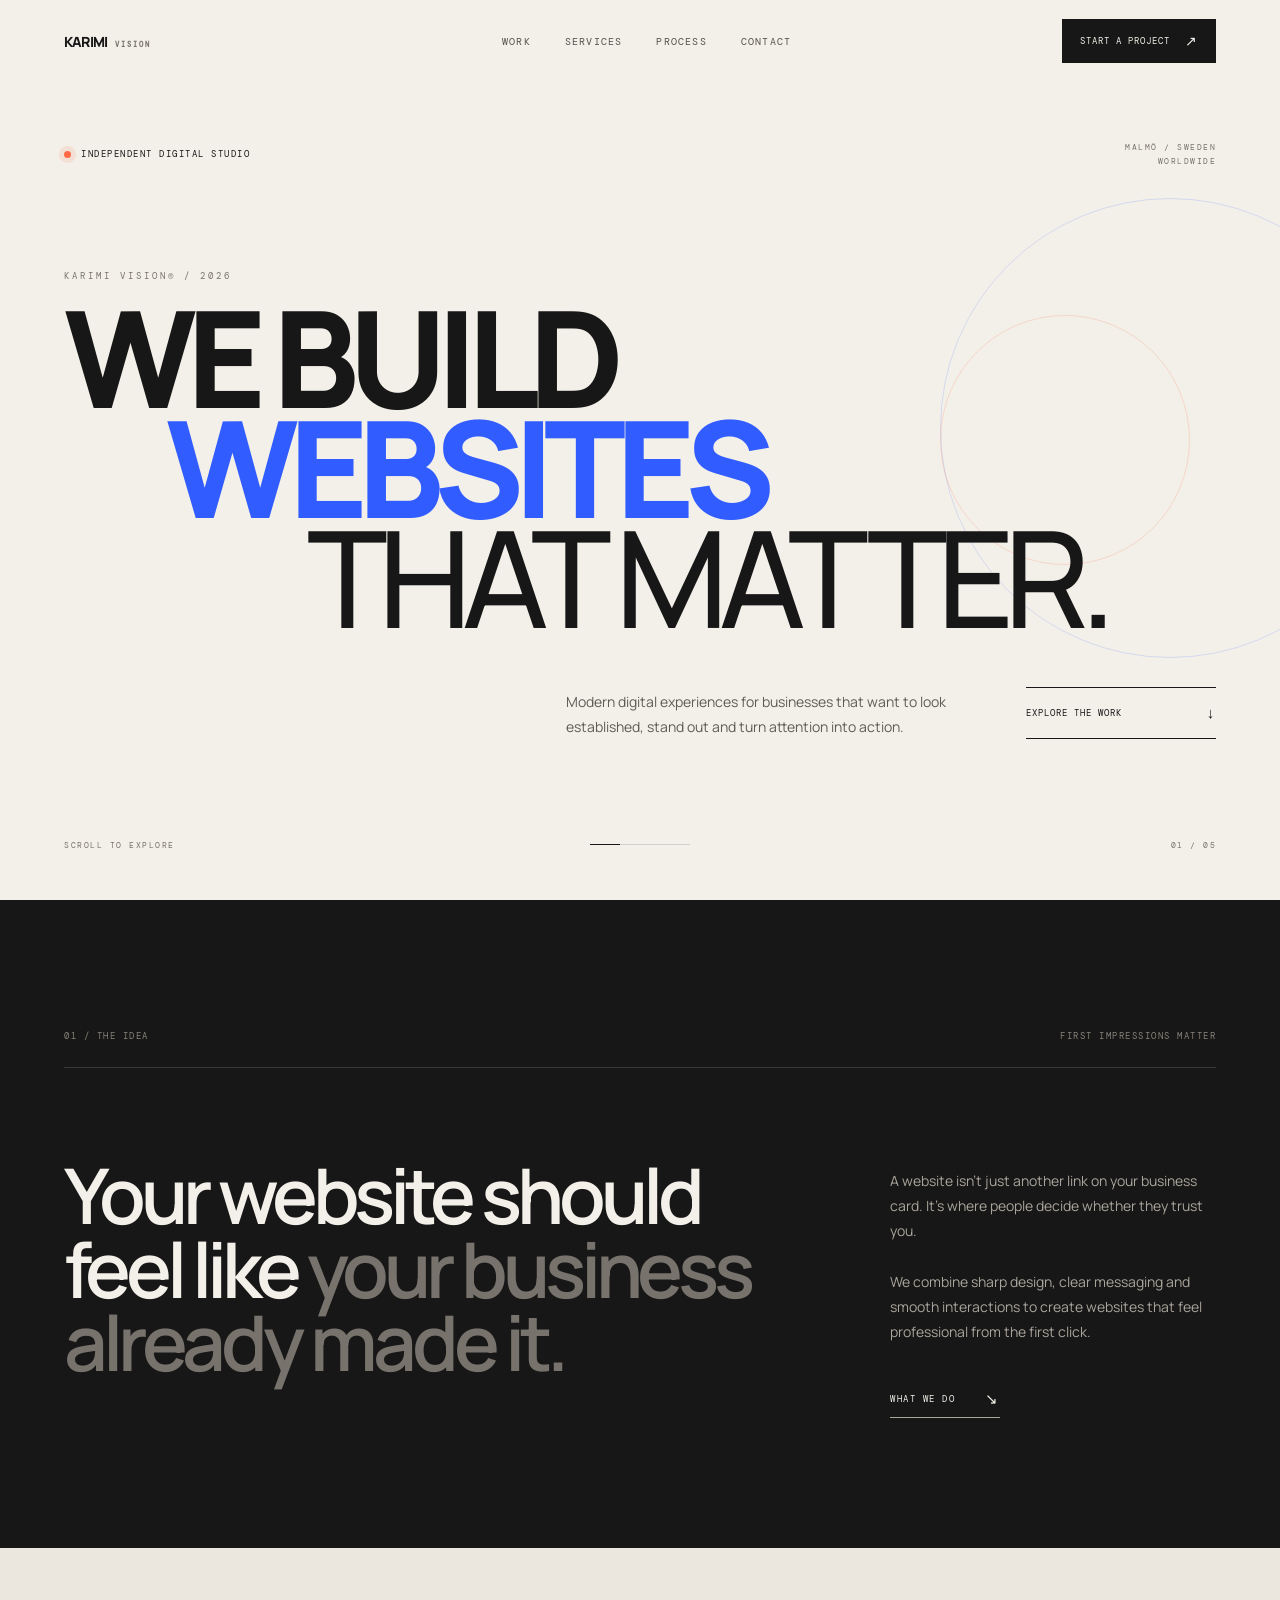
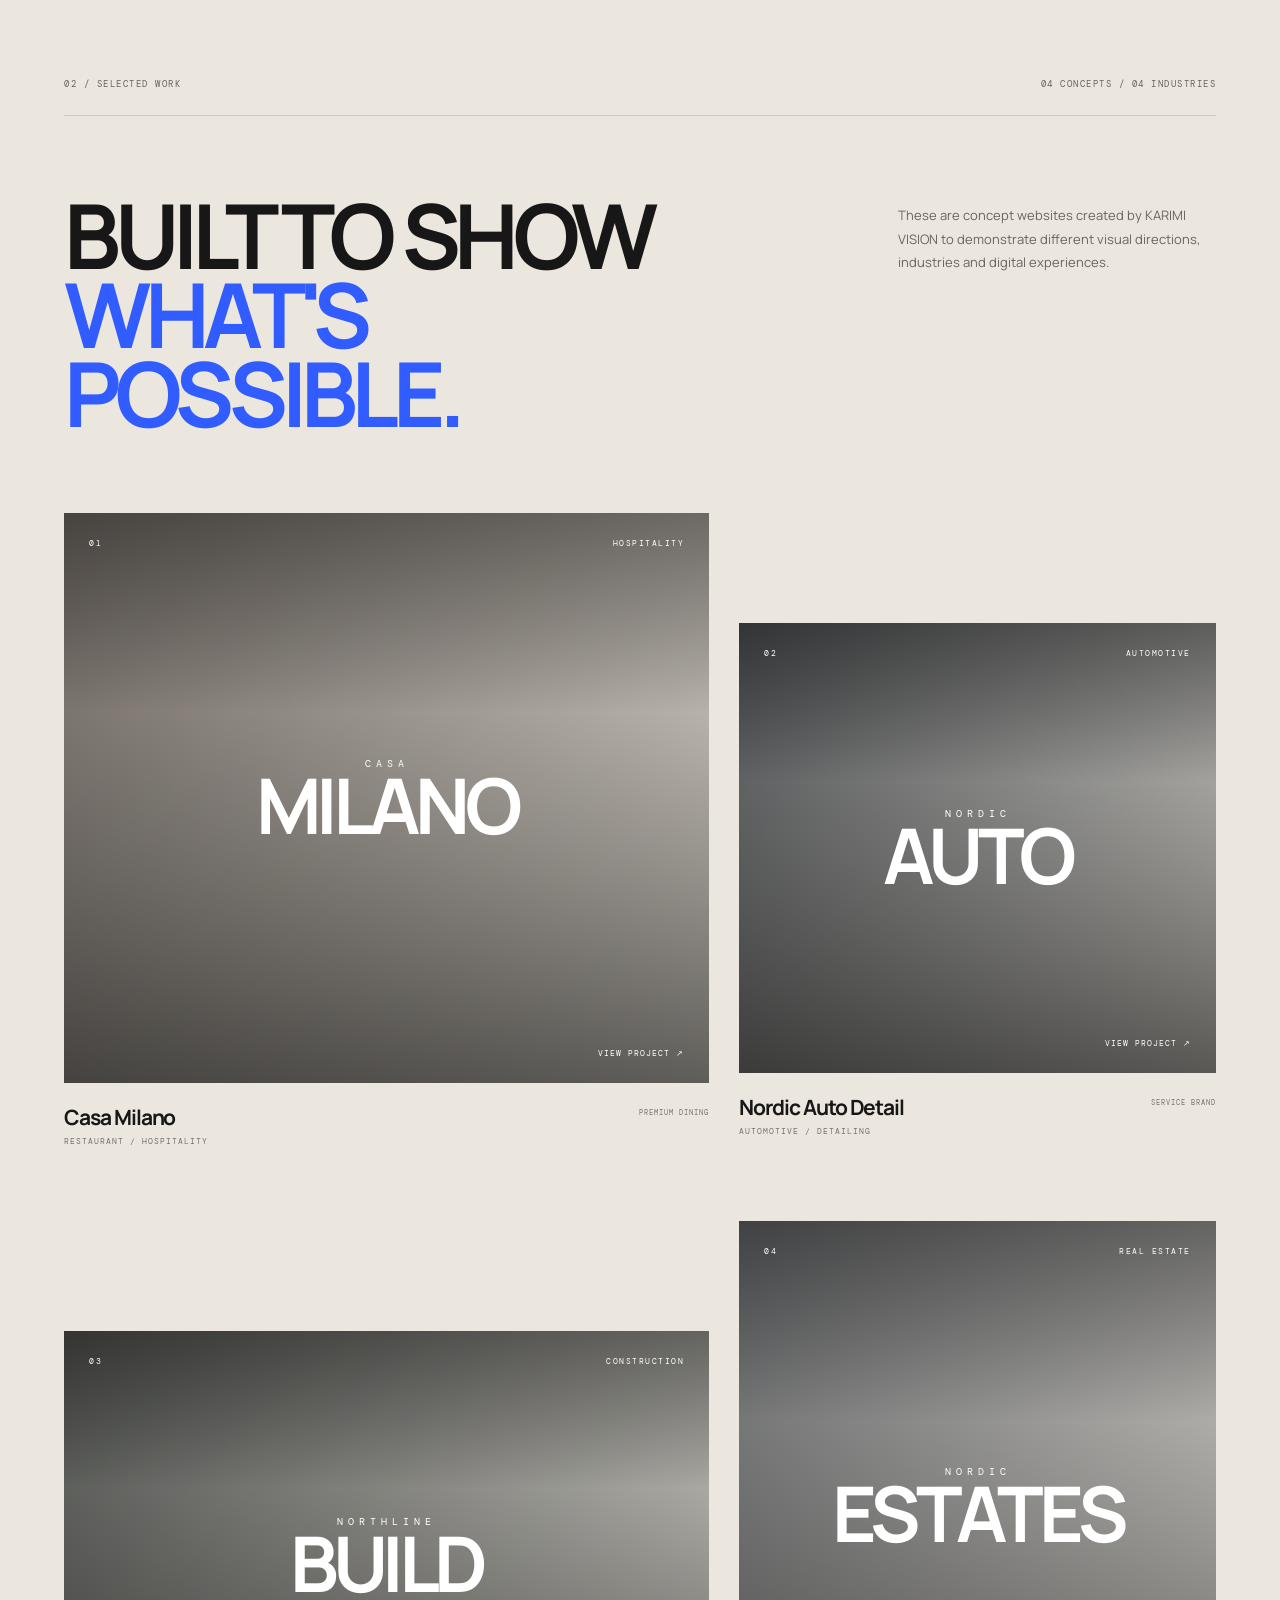
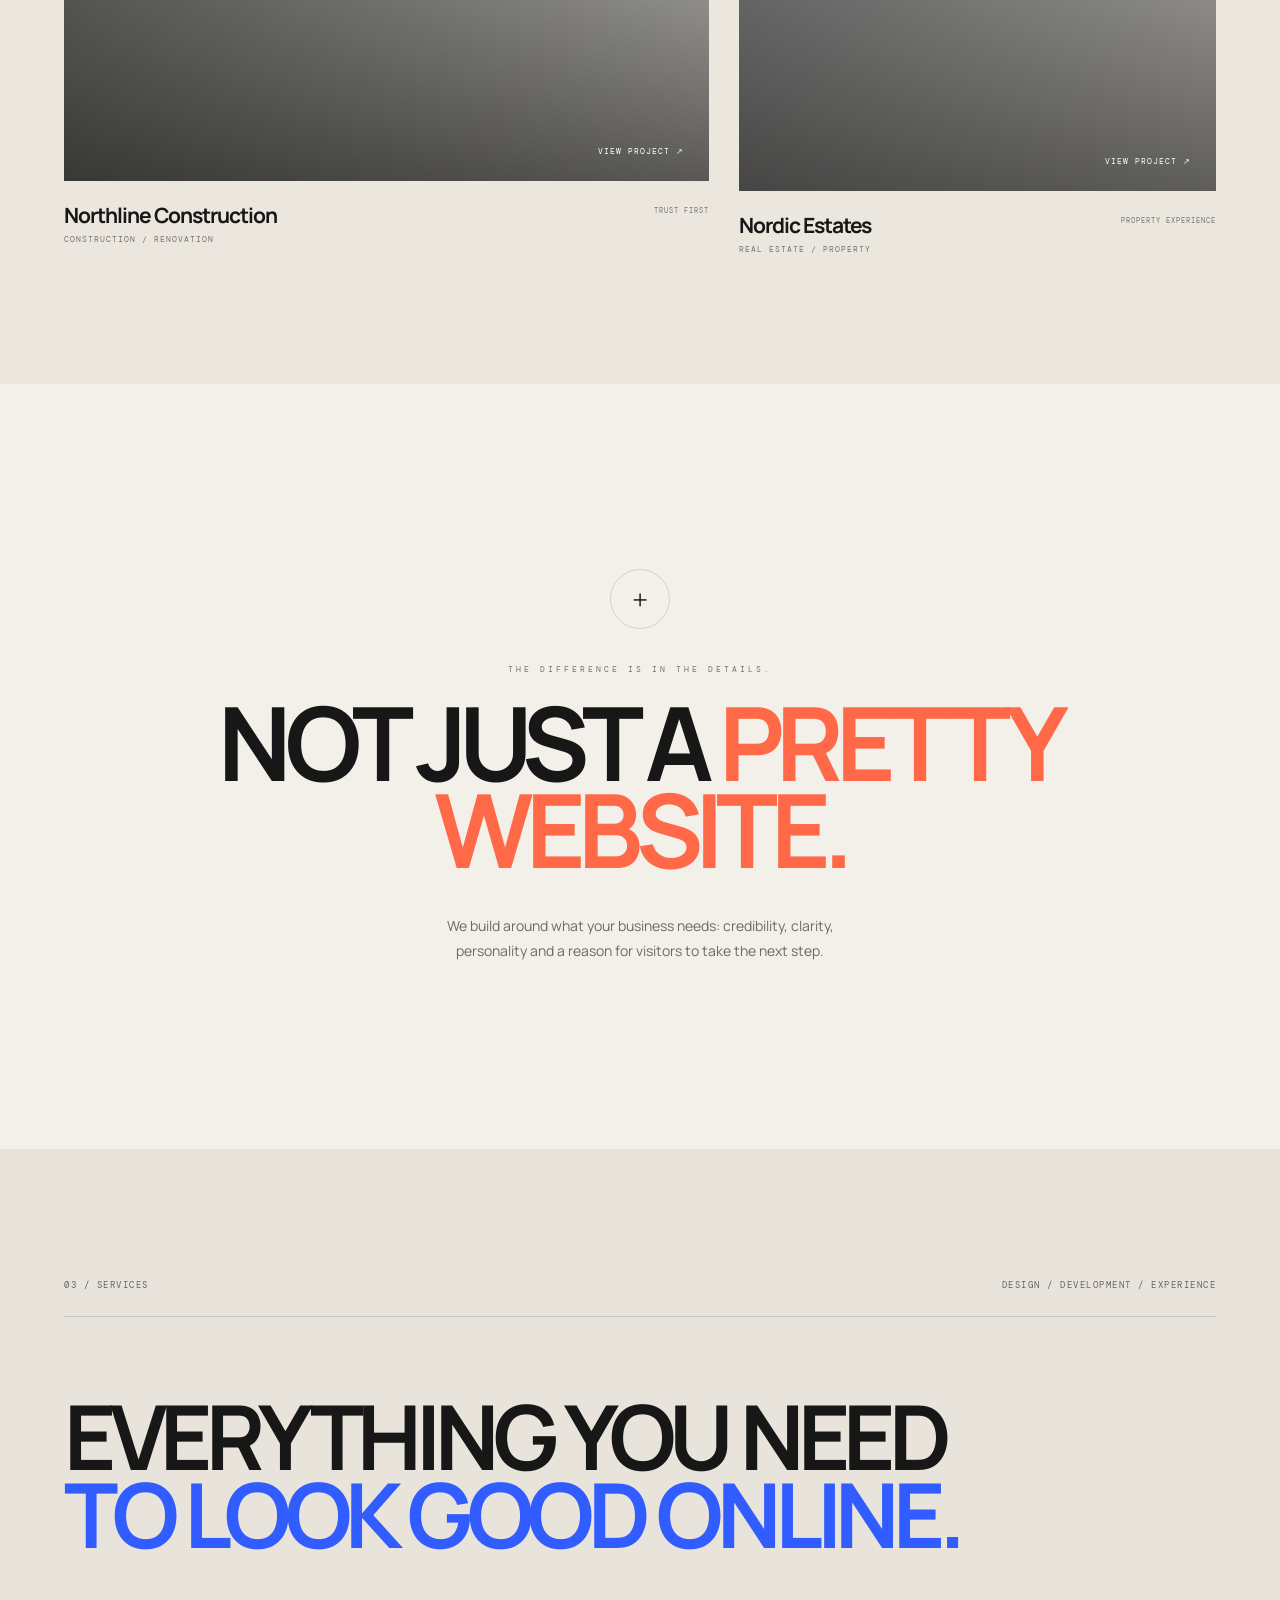
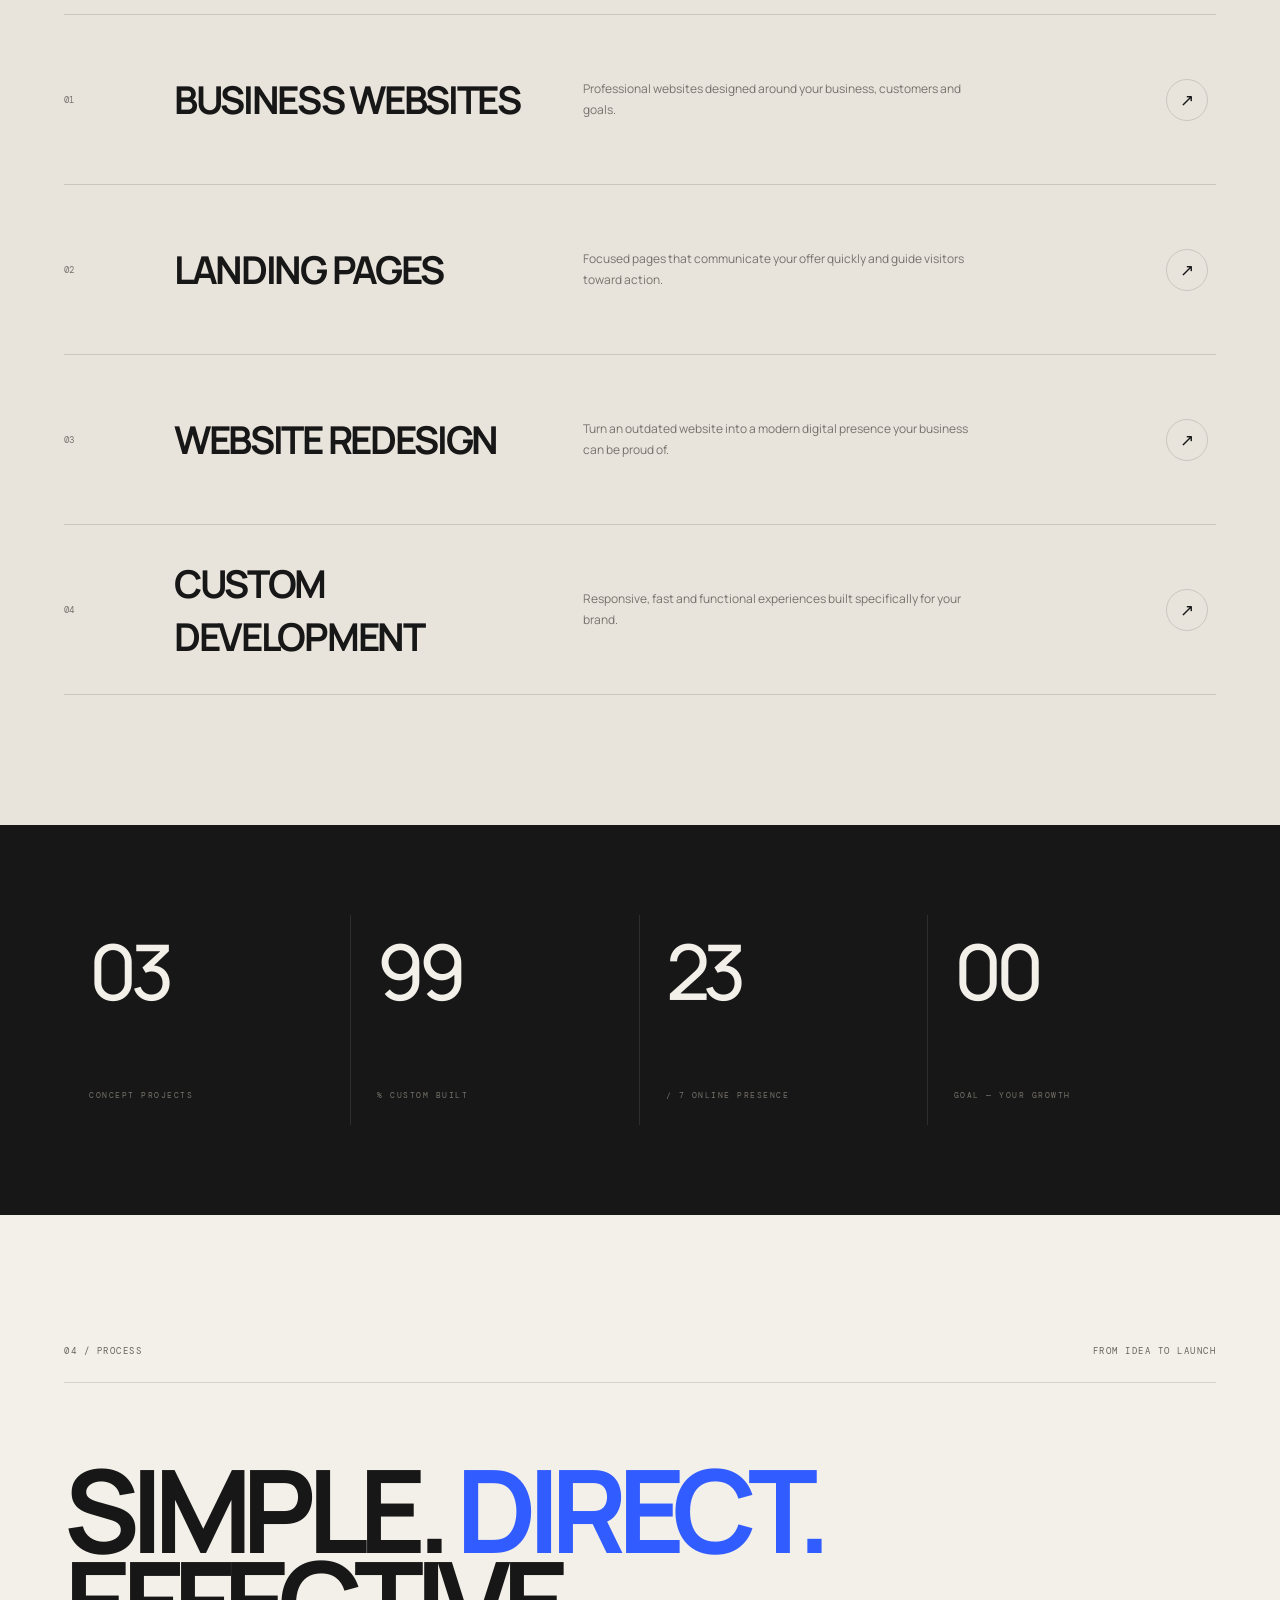
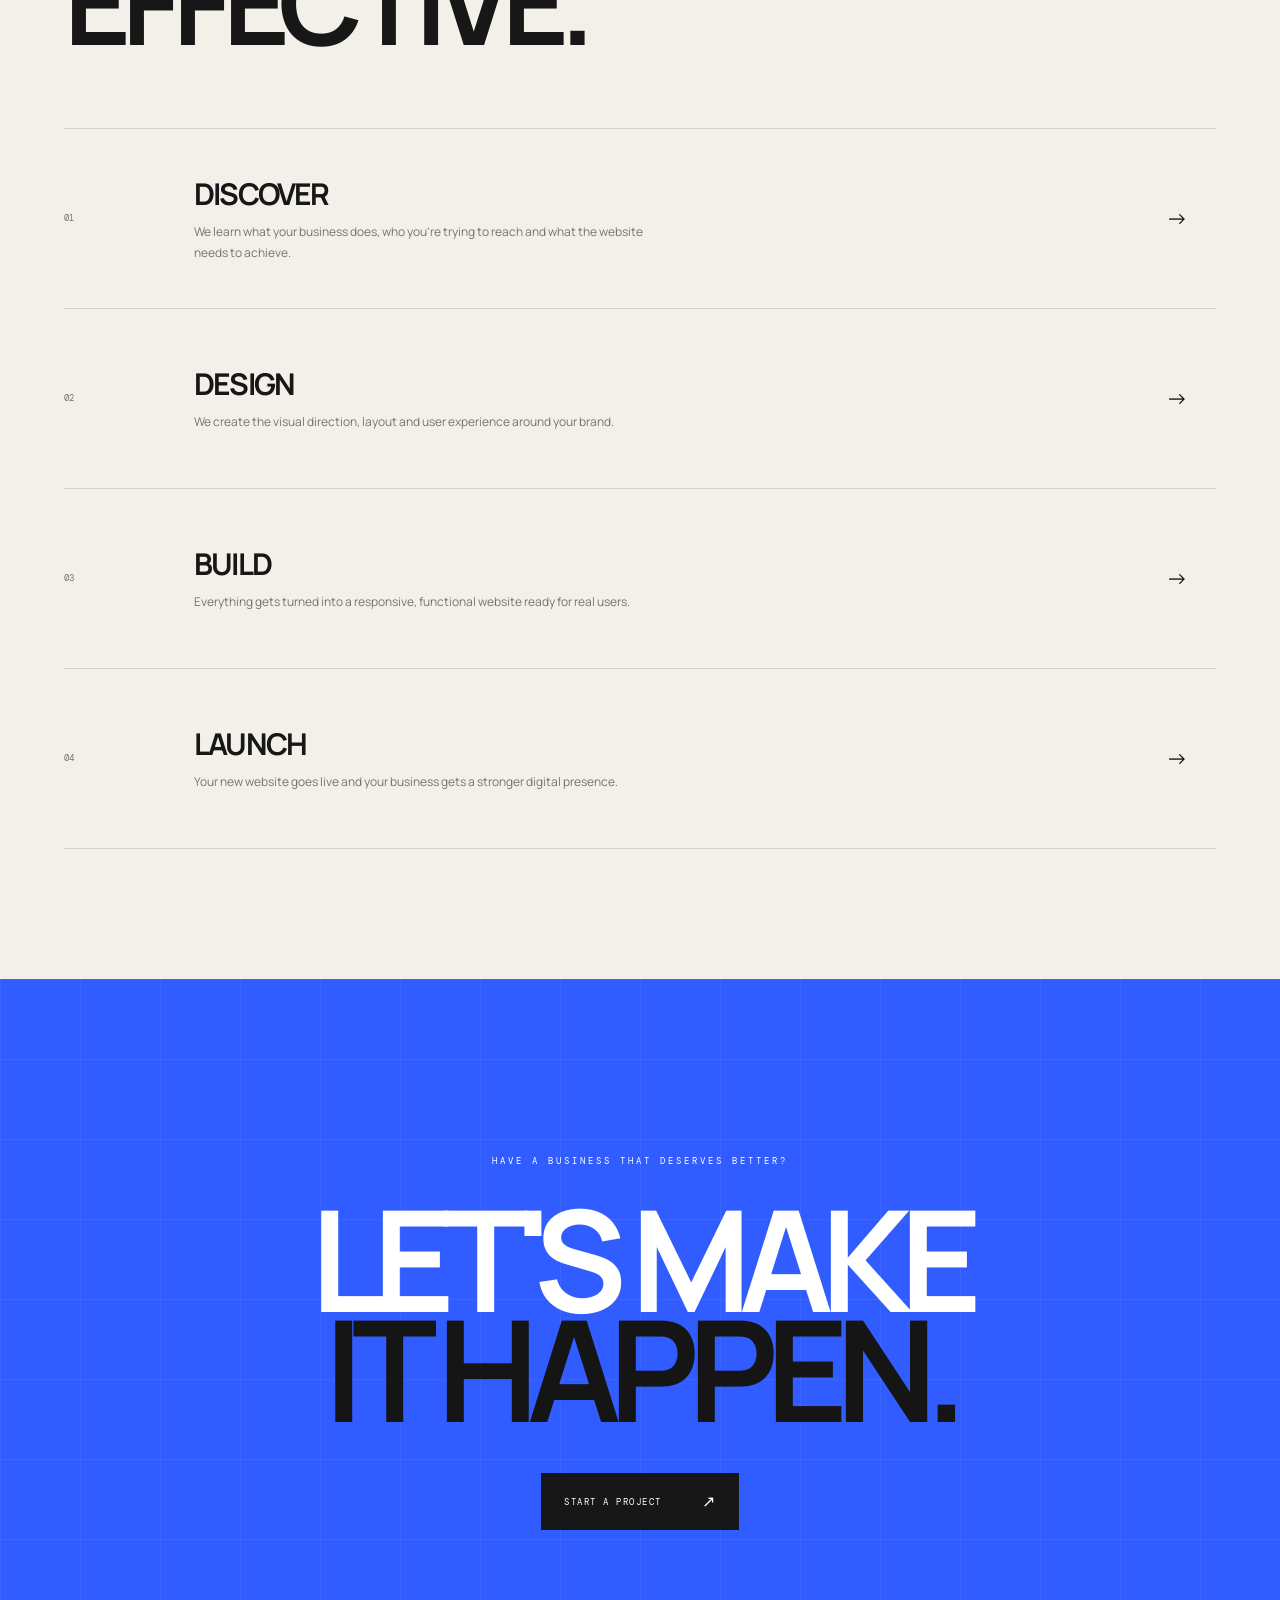
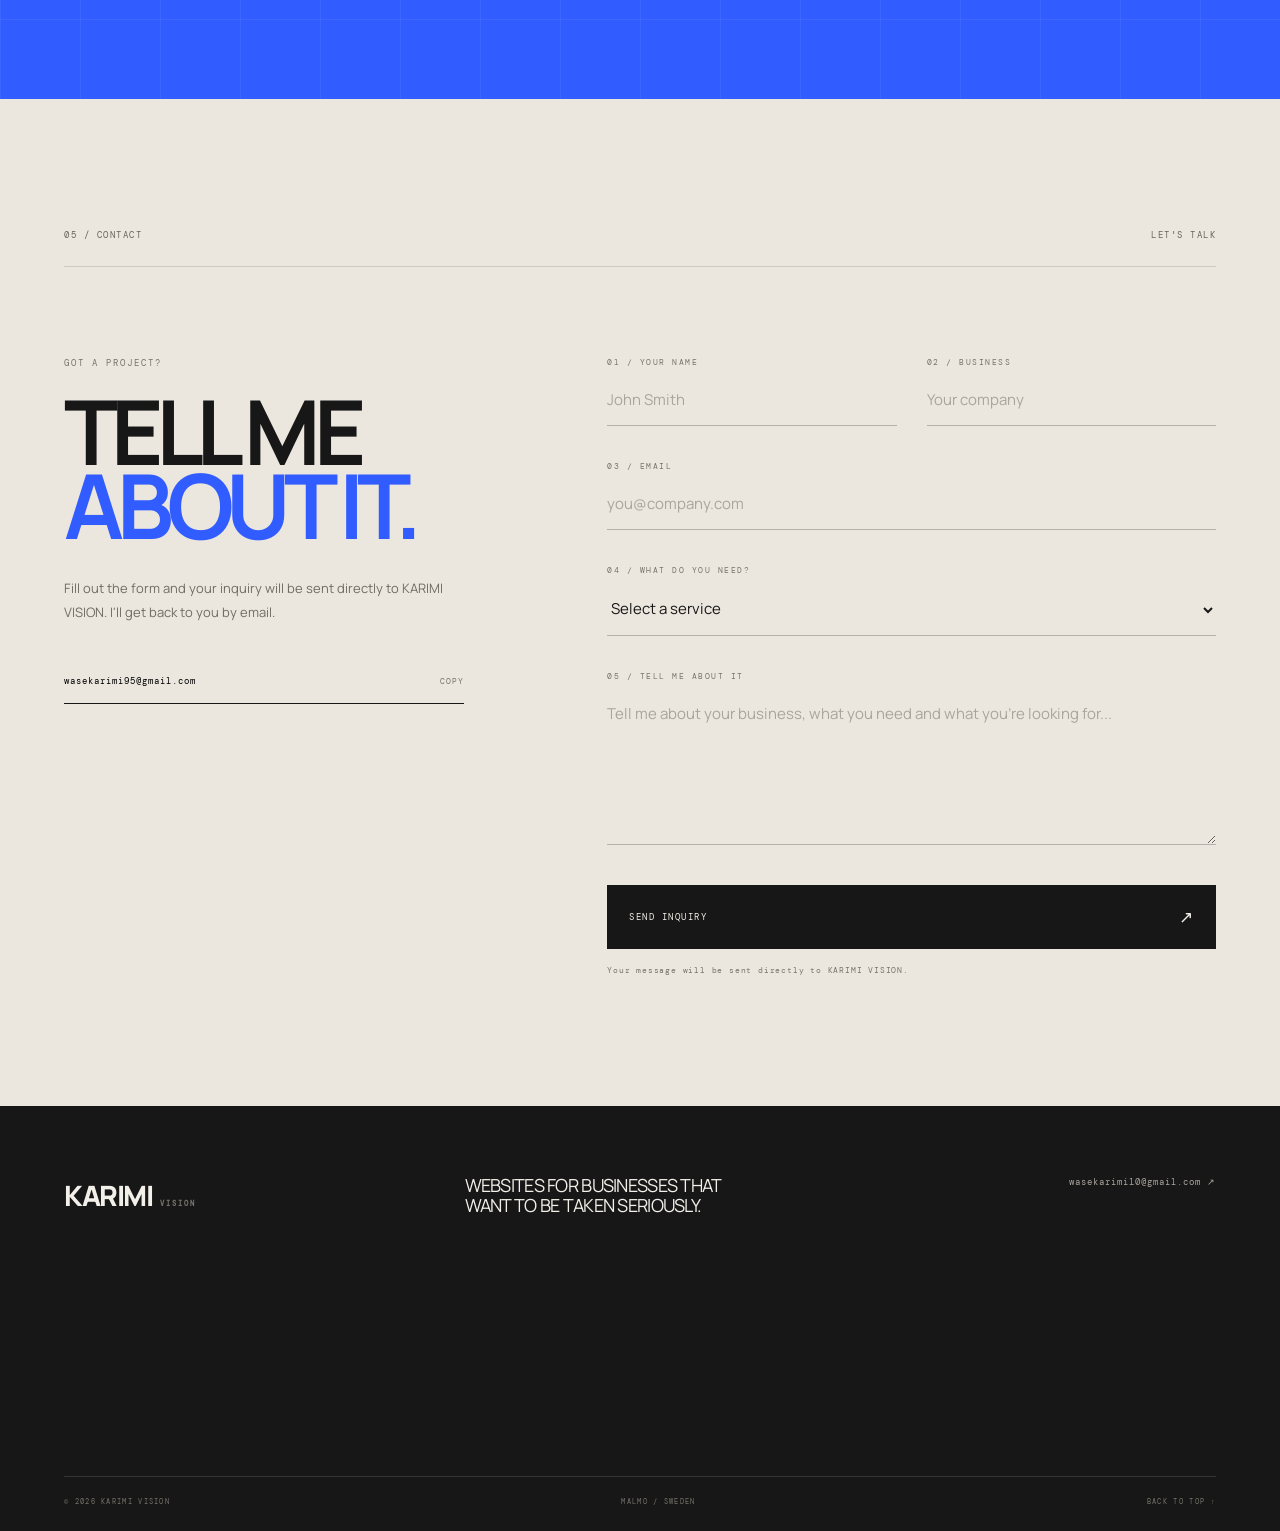
<file: index.html>
<!DOCTYPE html>
<html lang="en">

<head>
    <meta charset="UTF-8">
    <meta name="viewport" content="width=device-width, initial-scale=1.0">

    <title>KARIMI VISION — Digital Experiences</title>

    <meta name="description"
        content="KARIMI VISION creates modern, high-converting websites for businesses that want to stand out.">

    <!-- GOOGLE SEARCH CONSOLE VERIFICATION -->
    <meta name="google-site-verification" content="DIN_KOD_HÄR">

    <link rel="preconnect" href="https://fonts.googleapis.com">
    <link rel="preconnect" href="https://fonts.gstatic.com" crossorigin>

    <link
        href="https://fonts.googleapis.com/css2?family=DM+Mono:wght@400;500&family=Manrope:wght@400;500;600;700;800&display=swap"
        rel="stylesheet">

    <link rel="stylesheet" href="style.css">
</head>

<body>

    <!-- =========================
         NAVIGATION
    ========================== -->

    <header class="nav" id="nav">

        <a href="#home" class="brand">
            <span>KARIMI</span>
            <small>VISION</small>
        </a>

        <nav class="desktop-nav">
            <a href="#work">Work</a>
            <a href="#services">Services</a>
            <a href="#process">Process</a>
            <a href="#contact">Contact</a>
        </nav>

        <a href="#contact" class="nav-button">
            Start a project
            <span>↗</span>
        </a>

        <button class="menu-button" id="menuButton" type="button" aria-label="Open navigation" aria-expanded="false">
            <span></span>
            <span></span>
        </button>

    </header>


    <!-- =========================
         MOBILE NAV
    ========================== -->

    <div class="mobile-nav" id="mobileNav">

        <div class="mobile-nav-inner">

            <div class="mobile-label">
                KARIMI VISION
            </div>

            <a href="#work">WORK <span>01</span></a>
            <a href="#services">SERVICES <span>02</span></a>
            <a href="#process">PROCESS <span>03</span></a>
            <a href="#contact">CONTACT <span>04</span></a>

        </div>

    </div>


    <main>

        <!-- =========================
             HERO
        ========================== -->

        <section class="hero" id="home">

            <div class="hero-grid"></div>

            <div class="hero-top">

                <div class="eyebrow">
                    <span class="live-dot"></span>
                    INDEPENDENT DIGITAL STUDIO
                </div>

                <div class="hero-meta">
                    MALMÖ / SWEDEN<br>
                    WORLDWIDE
                </div>

            </div>


            <div class="hero-main">

                <div class="hero-kicker">
                    KARIMI VISION® / 2026
                </div>

                <h1>
                    WE BUILD
                    <span>WEBSITES</span>
                    <i>THAT MATTER.</i>
                </h1>

                <div class="hero-bottom">

                    <p>
                        Modern digital experiences for businesses
                        that want to look established, stand out
                        and turn attention into action.
                    </p>

                    <a href="#work" class="hero-link">
                        <span>EXPLORE THE WORK</span>
                        <b>↓</b>
                    </a>

                </div>

            </div>


            <div class="hero-orbit orbit-one"></div>
            <div class="hero-orbit orbit-two"></div>

            <div class="hero-footer">

                <span>SCROLL TO EXPLORE</span>

                <div class="scroll-line">
                    <span></span>
                </div>

                <span>01 / 05</span>

            </div>

        </section>


        <!-- =========================
             INTRO
        ========================== -->

        <section class="intro section">

            <div class="section-top">

                <span>01 / THE IDEA</span>

                <span>FIRST IMPRESSIONS MATTER</span>

            </div>

            <div class="intro-layout">

                <h2>
                    Your website should feel like
                    <span>your business already made it.</span>
                </h2>

                <div class="intro-copy">

                    <p>
                        A website isn't just another link on your
                        business card. It's where people decide
                        whether they trust you.
                    </p>

                    <p>
                        We combine sharp design, clear messaging
                        and smooth interactions to create websites
                        that feel professional from the first click.
                    </p>

                    <a href="#services" class="text-link">
                        WHAT WE DO
                        <span>↘</span>
                    </a>

                </div>

            </div>

        </section>


        <!-- =========================
             WORK
        ========================== -->

        <section class="work section" id="work">

            <div class="section-top">

                <span>02 / SELECTED WORK</span>

                <span>04 CONCEPTS / 04 INDUSTRIES</span>

            </div>


            <div class="work-intro">

                <h2>
                    BUILT TO SHOW
                    <span>WHAT'S POSSIBLE.</span>
                </h2>

                <p>
                    These are concept websites created by KARIMI VISION
                    to demonstrate different visual directions,
                    industries and digital experiences.
                </p>

            </div>


            <div class="projects">

                <!-- PROJECT 01 -->

                <a href="PROJECTS/Casa-Milano/index.html" class="project project-main">

                    <div class="project-visual casa">

                        <div class="project-overlay"></div>

                        <div class="project-topline">
                            <span>01</span>
                            <span>HOSPITALITY</span>
                        </div>

                        <div class="project-center">
                            <span>CASA</span>
                            <strong>MILANO</strong>
                        </div>

                        <div class="project-corner">
                            VIEW PROJECT ↗
                        </div>

                    </div>

                    <div class="project-info">

                        <div>
                            <h3>Casa Milano</h3>
                            <p>Restaurant / Hospitality</p>
                        </div>

                        <span class="project-tag">
                            PREMIUM DINING
                        </span>

                    </div>

                </a>


                <!-- PROJECT 02 -->

                <a href="PROJECTS/Nordic-Auto-Detail/index.html" class="project project-small">

                    <div class="project-visual auto">

                        <div class="project-overlay"></div>

                        <div class="project-topline">
                            <span>02</span>
                            <span>AUTOMOTIVE</span>
                        </div>

                        <div class="project-center">
                            <span>NORDIC</span>
                            <strong>AUTO</strong>
                        </div>

                        <div class="project-corner">
                            VIEW PROJECT ↗
                        </div>

                    </div>

                    <div class="project-info">

                        <div>
                            <h3>Nordic Auto Detail</h3>
                            <p>Automotive / Detailing</p>
                        </div>

                        <span class="project-tag">
                            SERVICE BRAND
                        </span>

                    </div>

                </a>


                <!-- PROJECT 03 -->

                <a href="PROJECTS/Northline-Construction/index.html" class="project project-small">

                    <div class="project-visual construction">

                        <div class="project-overlay"></div>

                        <div class="project-topline">
                            <span>03</span>
                            <span>CONSTRUCTION</span>
                        </div>

                        <div class="project-center">
                            <span>NORTHLINE</span>
                            <strong>BUILD</strong>
                        </div>

                        <div class="project-corner">
                            VIEW PROJECT ↗
                        </div>

                    </div>

                    <div class="project-info">

                        <div>
                            <h3>Northline Construction</h3>
                            <p>Construction / Renovation</p>
                        </div>

                        <span class="project-tag">
                            TRUST FIRST
                        </span>

                    </div>

                </a>


                <!-- PROJECT 04 -->

                <a href="PROJECTS/Nordic-Estates/index.html" class="project project-main">

                    <div class="project-visual estates">

                        <div class="project-overlay"></div>

                        <div class="project-topline">
                            <span>04</span>
                            <span>REAL ESTATE</span>
                        </div>

                        <div class="project-center">
                            <span>NORDIC</span>
                            <strong>ESTATES</strong>
                        </div>

                        <div class="project-corner">
                            VIEW PROJECT ↗
                        </div>

                    </div>

                    <div class="project-info">

                        <div>
                            <h3>Nordic Estates</h3>
                            <p>Real Estate / Property</p>
                        </div>

                        <span class="project-tag">
                            PROPERTY EXPERIENCE
                        </span>

                    </div>

                </a>

            </div>

        </section>


        <!-- =========================
             STATEMENT
        ========================== -->

        <section class="statement section">

            <div class="statement-mark">
                +
            </div>

            <p class="statement-small">
                THE DIFFERENCE IS IN THE DETAILS.
            </p>

            <h2>
                NOT JUST A
                <span>PRETTY WEBSITE.</span>
            </h2>

            <p class="statement-text">
                We build around what your business needs:
                credibility, clarity, personality and a reason
                for visitors to take the next step.
            </p>

        </section>


        <!-- =========================
             SERVICES
        ========================== -->

        <section class="services section" id="services">

            <div class="section-top">

                <span>03 / SERVICES</span>

                <span>DESIGN / DEVELOPMENT / EXPERIENCE</span>

            </div>


            <div class="services-heading">

                <h2>
                    EVERYTHING YOU NEED
                    <span>TO LOOK GOOD ONLINE.</span>
                </h2>

            </div>


            <div class="services-list">

                <div class="service">

                    <div class="service-number">
                        01
                    </div>

                    <div class="service-title">
                        <h3>BUSINESS WEBSITES</h3>

                        <p>
                            Professional websites designed around
                            your business, customers and goals.
                        </p>
                    </div>

                    <div class="service-icon">
                        ↗
                    </div>

                </div>


                <div class="service">

                    <div class="service-number">
                        02
                    </div>

                    <div class="service-title">
                        <h3>LANDING PAGES</h3>

                        <p>
                            Focused pages that communicate your offer
                            quickly and guide visitors toward action.
                        </p>
                    </div>

                    <div class="service-icon">
                        ↗
                    </div>

                </div>


                <div class="service">

                    <div class="service-number">
                        03
                    </div>

                    <div class="service-title">
                        <h3>WEBSITE REDESIGN</h3>

                        <p>
                            Turn an outdated website into a modern
                            digital presence your business can be proud of.
                        </p>
                    </div>

                    <div class="service-icon">
                        ↗
                    </div>

                </div>


                <div class="service">

                    <div class="service-number">
                        04
                    </div>

                    <div class="service-title">
                        <h3>CUSTOM DEVELOPMENT</h3>

                        <p>
                            Responsive, fast and functional experiences
                            built specifically for your brand.
                        </p>
                    </div>

                    <div class="service-icon">
                        ↗
                    </div>

                </div>

            </div>

        </section>


        <!-- =========================
             NUMBERS
        ========================== -->

        <section class="numbers section">

            <div class="number-card">

                <strong data-number="04">00</strong>

                <span>
                    CONCEPT PROJECTS
                </span>

            </div>


            <div class="number-card">

                <strong data-number="100">00</strong>

                <span>
                    % CUSTOM BUILT
                </span>

            </div>


            <div class="number-card">

                <strong data-number="24">00</strong>

                <span>
                    / 7 ONLINE PRESENCE
                </span>

            </div>


            <div class="number-card">

                <strong data-number="01">00</strong>

                <span>
                    GOAL — YOUR GROWTH
                </span>

            </div>

        </section>


        <!-- =========================
             PROCESS
        ========================== -->

        <section class="process section" id="process">

            <div class="section-top">

                <span>04 / PROCESS</span>

                <span>FROM IDEA TO LAUNCH</span>

            </div>


            <div class="process-heading">

                <h2>
                    SIMPLE.
                    <span>DIRECT.</span>
                    EFFECTIVE.
                </h2>

            </div>


            <div class="process-list">

                <div class="process-item">

                    <div class="process-number">
                        01
                    </div>

                    <div>
                        <h3>DISCOVER</h3>

                        <p>
                            We learn what your business does,
                            who you're trying to reach and what
                            the website needs to achieve.
                        </p>
                    </div>

                    <span>→</span>

                </div>


                <div class="process-item">

                    <div class="process-number">
                        02
                    </div>

                    <div>
                        <h3>DESIGN</h3>

                        <p>
                            We create the visual direction,
                            layout and user experience around
                            your brand.
                        </p>
                    </div>

                    <span>→</span>

                </div>


                <div class="process-item">

                    <div class="process-number">
                        03
                    </div>

                    <div>
                        <h3>BUILD</h3>

                        <p>
                            Everything gets turned into a responsive,
                            functional website ready for real users.
                        </p>
                    </div>

                    <span>→</span>

                </div>


                <div class="process-item">

                    <div class="process-number">
                        04
                    </div>

                    <div>
                        <h3>LAUNCH</h3>

                        <p>
                            Your new website goes live and your
                            business gets a stronger digital presence.
                        </p>
                    </div>

                    <span>→</span>

                </div>

            </div>

        </section>


        <!-- =========================
             BIG CTA
        ========================== -->

        <section class="cta">

            <div class="cta-grid"></div>

            <div class="cta-inner">

                <span class="cta-label">
                    HAVE A BUSINESS THAT DESERVES BETTER?
                </span>

                <h2>
                    LET'S MAKE
                    <span>IT HAPPEN.</span>
                </h2>

                <a href="#contact" class="cta-button">
                    START A PROJECT
                    <span>↗</span>
                </a>

            </div>

        </section>


        <!-- =========================
             CONTACT
        ========================== -->

        <section class="contact section" id="contact">

            <div class="section-top">

                <span>05 / CONTACT</span>

                <span>LET'S TALK</span>

            </div>


            <div class="contact-layout">

                <div class="contact-left">

                    <div class="contact-label">
                        GOT A PROJECT?
                    </div>

                    <h2>
                        TELL ME
                        <span>ABOUT IT.</span>
                    </h2>

                    <p>
                        Fill out the form and your inquiry will
                        be sent directly to KARIMI VISION.
                        I'll get back to you by email.
                    </p>


                    <button class="email-copy" id="copyEmail" type="button">

                        <span>
                            wasekarimi95@gmail.com
                        </span>

                        <b>
                            COPY
                        </b>

                    </button>

                </div>


                <!-- WEB3FORMS -->

                <form class="contact-form" id="contactForm">

                    <!-- Web3Forms -->

                    <input type="hidden" name="access_key" value="d12f1f43-2801-46eb-aa96-471aec23baa8">

                    <input type="hidden" name="subject" value="New KARIMI VISION Website Inquiry">

                    <input type="hidden" name="from_name" value="KARIMI VISION Website">


                    <!-- Anti-spam -->

                    <input type="checkbox" name="botcheck" class="botcheck" tabindex="-1" autocomplete="off">


                    <div class="form-row">

                        <label>

                            <span>01 / YOUR NAME</span>

                            <input type="text" name="name" placeholder="John Smith" autocomplete="name" required>

                        </label>


                        <label>

                            <span>02 / BUSINESS</span>

                            <input type="text" name="business" placeholder="Your company" autocomplete="organization"
                                required>

                        </label>

                    </div>


                    <label>

                        <span>03 / EMAIL</span>

                        <input type="email" name="email" placeholder="you@company.com" autocomplete="email" required>

                    </label>


                    <label>

                        <span>04 / WHAT DO YOU NEED?</span>

                        <select name="service">

                            <option value="">
                                Select a service
                            </option>

                            <option value="Business website">
                                Business website
                            </option>

                            <option value="Restaurant website">
                                Restaurant website
                            </option>

                            <option value="Portfolio website">
                                Portfolio website
                            </option>

                            <option value="E-commerce">
                                E-commerce
                            </option>

                            <option value="Website redesign">
                                Website redesign
                            </option>

                            <option value="Something else">
                                Something else
                            </option>

                        </select>

                    </label>


                    <label>

                        <span>05 / TELL ME ABOUT IT</span>

                        <textarea name="message" rows="6"
                            placeholder="Tell me about your business, what you need and what you're looking for..."
                            required></textarea>

                    </label>


                    <button class="submit-button" type="submit">

                        <span class="submit-text">
                            SEND INQUIRY
                        </span>

                        <span class="submit-arrow">
                            ↗
                        </span>

                    </button>


                    <div class="form-status" id="formStatus" aria-live="polite">
                        Your message will be sent directly to KARIMI VISION.
                    </div>

                </form>

            </div>

        </section>

    </main>


    <!-- =========================
         FOOTER
    ========================== -->

    <footer class="footer">

        <div class="footer-main">

            <div class="footer-brand">
                <span>KARIMI</span>
                <small>VISION</small>
            </div>

            <div class="footer-statement">
                WEBSITES FOR BUSINESSES
                THAT WANT TO BE
                TAKEN SERIOUSLY.
            </div>

            <a href="mailto:wasekarimi10@gmail.com" class="footer-email">
                wasekarimi10@gmail.com ↗
            </a>

        </div>


        <div class="footer-bottom">

            <span>
                © 2026 KARIMI VISION
            </span>

            <span>
                MALMO / SWEDEN
            </span>

            <a href="#home">
                BACK TO TOP ↑
            </a>

        </div>

    </footer>


    <script src="script.js"></script>

</body>

</html>
</file>
<file: style.css>
/* =========================================
   KARIMI VISION
   Main stylesheet
========================================= */


/* =========================================
   RESET
========================================= */

* {
    margin: 0;
    padding: 0;
    box-sizing: border-box;
}

html {
    scroll-behavior: smooth;
}

body {
    background: #f3f0e9;
    color: #171717;
    font-family: "Manrope", sans-serif;
    overflow-x: hidden;
}

a {
    color: inherit;
    text-decoration: none;
}

button,
input,
textarea,
select {
    font: inherit;
}

button {
    border: 0;
}

::selection {
    background: #171717;
    color: #f3f0e9;
}


/* =========================================
   VARIABLES
========================================= */

:root {
    --bg: #f3f0e9;
    --paper: #ebe7de;
    --dark: #171717;
    --muted: #77736c;
    --line: rgba(23, 23, 23, 0.14);
    --blue: #315cff;
    --orange: #ff6948;
}


/* =========================================
   NAVIGATION
========================================= */

.nav {
    position: fixed;
    top: 0;
    left: 0;
    width: 100%;
    height: 82px;
    padding: 0 5vw;
    display: flex;
    align-items: center;
    justify-content: space-between;
    z-index: 100;
    transition:
        background 0.3s ease,
        border 0.3s ease,
        height 0.3s ease;
}

.nav.scrolled {
    height: 70px;
    background: rgba(243, 240, 233, 0.9);
    backdrop-filter: blur(16px);
    border-bottom: 1px solid var(--line);
}

.brand {
    display: flex;
    align-items: baseline;
    gap: 8px;
    font-size: 14px;
    font-weight: 800;
    letter-spacing: -0.5px;
}

.brand span {
    letter-spacing: -0.8px;
}

.brand small {
    font-family: "DM Mono", monospace;
    font-size: 7px;
    letter-spacing: 2px;
    color: var(--muted);
}

.desktop-nav {
    display: flex;
    gap: 34px;
    margin-left: 80px;
}

.desktop-nav a {
    position: relative;
    font-family: "DM Mono", monospace;
    font-size: 10px;
    text-transform: uppercase;
    letter-spacing: 1.2px;
    color: #55514b;
    transition: color 0.25s ease;
}

.desktop-nav a::after {
    content: "";
    position: absolute;
    left: 0;
    bottom: -6px;
    width: 0;
    height: 1px;
    background: var(--dark);
    transition: width 0.25s ease;
}

.desktop-nav a:hover {
    color: var(--dark);
}

.desktop-nav a:hover::after {
    width: 100%;
}

.nav-button {
    display: flex;
    align-items: center;
    gap: 15px;
    padding: 13px 18px;
    background: var(--dark);
    color: var(--bg);
    font-family: "DM Mono", monospace;
    font-size: 9px;
    letter-spacing: 1px;
    text-transform: uppercase;
    transition:
        transform 0.25s ease,
        background 0.25s ease;
}

.nav-button span {
    font-size: 14px;
}

.nav-button:hover {
    transform: translateY(-2px);
    background: var(--blue);
}


/* =========================================
   MOBILE MENU
========================================= */

.menu-button {
    display: none;
    width: 42px;
    height: 42px;
    background: var(--dark);
    cursor: pointer;
    align-items: center;
    justify-content: center;
    flex-direction: column;
    gap: 5px;
}

.menu-button span {
    width: 17px;
    height: 1px;
    background: var(--bg);
    transition: transform 0.25s ease;
}

.menu-button.active span:first-child {
    transform: translateY(3px) rotate(45deg);
}

.menu-button.active span:last-child {
    transform: translateY(-3px) rotate(-45deg);
}

.mobile-nav {
    position: fixed;
    inset: 0;
    background: var(--dark);
    color: var(--bg);
    z-index: 90;
    transform: translateY(-100%);
    transition: transform 0.5s cubic-bezier(.77, 0, .18, 1);
}

.mobile-nav.active {
    transform: translateY(0);
}

.mobile-nav-inner {
    height: 100%;
    padding: 130px 8vw 50px;
    display: flex;
    flex-direction: column;
    justify-content: center;
}

.mobile-label {
    margin-bottom: 35px;
    font-family: "DM Mono", monospace;
    font-size: 9px;
    letter-spacing: 3px;
    color: #85817a;
}

.mobile-nav a {
    padding: 18px 0;
    border-bottom: 1px solid rgba(255, 255, 255, 0.12);
    display: flex;
    align-items: center;
    justify-content: space-between;
    font-size: clamp(34px, 10vw, 65px);
    font-weight: 700;
    letter-spacing: -2px;
}

.mobile-nav a span {
    font-family: "DM Mono", monospace;
    font-size: 9px;
    letter-spacing: 2px;
    color: #777;
}


/* =========================================
   GENERAL
========================================= */

.section {
    padding: 130px 5vw;
}

.section-top {
    display: flex;
    justify-content: space-between;
    align-items: center;
    padding-bottom: 25px;
    border-bottom: 1px solid var(--line);
    font-family: "DM Mono", monospace;
    font-size: 9px;
    letter-spacing: 1.5px;
    color: #68645d;
}

.section-top span:last-child {
    text-align: right;
}


/* =========================================
   HERO
========================================= */

.hero {
    position: relative;
    min-height: 100vh;
    padding: 140px 5vw 50px;
    display: flex;
    flex-direction: column;
    justify-content: space-between;
    overflow: hidden;
    background: var(--bg);
}

.hero-grid {
    position: absolute;
    inset: 0;
    opacity: 0.45;
    pointer-events: none;
    background-image:
        linear-gradient(to right, transparent 49.95%, rgba(23, 23, 23, 0.07) 50%, transparent 50.05%),
        linear-gradient(to bottom, transparent 49.95%, rgba(23, 23, 23, 0.07) 50%, transparent 50.05%);
    background-size: 120px 120px;
}

.hero-top {
    position: relative;
    z-index: 2;
    display: flex;
    justify-content: space-between;
}

.eyebrow {
    display: flex;
    align-items: center;
    gap: 10px;
    font-family: "DM Mono", monospace;
    font-size: 9px;
    letter-spacing: 1.5px;
}

.live-dot {
    width: 7px;
    height: 7px;
    border-radius: 50%;
    background: var(--orange);
    box-shadow: 0 0 0 5px rgba(255, 105, 72, 0.12);
}

.hero-meta {
    font-family: "DM Mono", monospace;
    font-size: 8px;
    line-height: 1.8;
    letter-spacing: 1.5px;
    color: #77736c;
    text-align: right;
}

.hero-main {
    position: relative;
    z-index: 2;
    max-width: 1400px;
    width: 100%;
    margin: auto 0;
}

.hero-kicker {
    margin-bottom: 20px;
    font-family: "DM Mono", monospace;
    font-size: 9px;
    letter-spacing: 3px;
    color: #77736c;
}

.hero h1 {
    max-width: 1250px;
    font-size: clamp(60px, 10.5vw, 175px);
    line-height: 0.82;
    letter-spacing: -0.075em;
    font-weight: 800;
}

.hero h1 span {
    display: block;
    margin-left: 8vw;
    color: var(--blue);
}

.hero h1 i {
    display: block;
    margin-left: 19vw;
    font-style: normal;
    font-weight: 500;
}

.hero-bottom {
    width: min(100%, 650px);
    margin-top: 55px;
    margin-left: auto;
    display: flex;
    align-items: flex-end;
    justify-content: space-between;
    gap: 30px;
}

.hero-bottom p {
    max-width: 390px;
    font-size: 14px;
    line-height: 1.75;
    color: #5f5b55;
}

.hero-link {
    min-width: 190px;
    display: flex;
    justify-content: space-between;
    align-items: center;
    padding: 15px 0;
    border-top: 1px solid var(--dark);
    border-bottom: 1px solid var(--dark);
    font-family: "DM Mono", monospace;
    font-size: 9px;
    letter-spacing: 1px;
}

.hero-link b {
    font-size: 15px;
    font-weight: 400;
    transition: transform 0.25s ease;
}

.hero-link:hover b {
    transform: translateY(4px);
}

.hero-orbit {
    position: absolute;
    border: 1px solid rgba(49, 92, 255, 0.16);
    border-radius: 50%;
    pointer-events: none;
}

.orbit-one {
    width: 460px;
    height: 460px;
    right: -120px;
    top: 22%;
}

.orbit-two {
    width: 250px;
    height: 250px;
    right: 90px;
    top: 35%;
    border-color: rgba(255, 105, 72, 0.2);
}

.hero-footer {
    position: relative;
    z-index: 2;
    display: grid;
    grid-template-columns: 1fr 100px 1fr;
    align-items: center;
    gap: 20px;
    font-family: "DM Mono", monospace;
    font-size: 8px;
    letter-spacing: 1.5px;
    color: #77736c;
}

.hero-footer span:last-child {
    text-align: right;
}

.scroll-line {
    height: 1px;
    background: var(--line);
    position: relative;
    overflow: hidden;
}

.scroll-line span {
    position: absolute;
    left: 0;
    top: 0;
    width: 30%;
    height: 100%;
    background: var(--dark);
    animation: scrollMove 2.5s ease-in-out infinite;
}

@keyframes scrollMove {
    0% {
        left: -30%;
    }

    50% {
        left: 50%;
    }

    100% {
        left: 100%;
    }
}


/* =========================================
   INTRO
========================================= */

.intro {
    background: var(--dark);
    color: var(--bg);
}

.intro .section-top {
    border-color: rgba(255, 255, 255, 0.14);
    color: #87827a;
}

.intro-layout {
    display: grid;
    grid-template-columns: 1.5fr 0.7fr;
    gap: 10vw;
    padding-top: 90px;
}

.intro h2 {
    max-width: 850px;
    font-size: clamp(42px, 6vw, 92px);
    line-height: 0.96;
    letter-spacing: -0.065em;
    font-weight: 600;
}

.intro h2 span {
    color: #77736c;
}

.intro-copy {
    padding-top: 10px;
}

.intro-copy p {
    max-width: 400px;
    margin-bottom: 25px;
    font-size: 14px;
    line-height: 1.8;
    color: #aaa59c;
}

.text-link {
    display: inline-flex;
    align-items: center;
    gap: 30px;
    margin-top: 20px;
    padding-bottom: 8px;
    border-bottom: 1px solid #aaa59c;
    font-family: "DM Mono", monospace;
    font-size: 9px;
    letter-spacing: 1.5px;
}

.text-link span {
    font-size: 15px;
    transition: transform 0.25s ease;
}

.text-link:hover span {
    transform: translate(4px, 4px);
}


/* =========================================
   WORK
========================================= */

.work {
    background: var(--paper);
}

.work-intro {
    display: grid;
    grid-template-columns: 1fr 0.45fr;
    gap: 10vw;
    padding: 80px 0;
}

.work-intro h2 {
    max-width: 900px;
    font-size: clamp(48px, 7vw, 105px);
    line-height: 0.88;
    letter-spacing: -0.07em;
}

.work-intro h2 span {
    display: block;
    color: var(--blue);
}

.work-intro p {
    max-width: 350px;
    padding-top: 8px;
    color: #69655e;
    font-size: 13px;
    line-height: 1.8;
}

.projects {
    display: grid;
    grid-template-columns: 1.15fr 0.85fr;
    gap: 75px 30px;
}

.project {
    display: block;
}

.project-main {
    grid-column: span 1;
}

.project-small {
    margin-top: 110px;
}

.project-visual {
    position: relative;
    height: 570px;
    overflow: hidden;
    color: white;
    transition: transform 0.5s cubic-bezier(.2, .7, .2, 1);
}

.project-small .project-visual {
    height: 450px;
}

.project:hover .project-visual {
    transform: translateY(-7px);
}

.project-visual::before {
    content: "";
    position: absolute;
    inset: -15px;
    background-size: cover;
    background-position: center;
    transition: transform 0.8s cubic-bezier(.2, .7, .2, 1);
}

.project:hover .project-visual::before {
    transform: scale(1.06);
}

.casa::before {
    background-image:
        linear-gradient(130deg, rgba(20, 12, 8, .6), rgba(20, 12, 8, .1)),
        url("https://images.unsplash.com/photo-1552566626-52f8b828add9?auto=format&fit=crop&w=1600&q=85");
}

.auto::before {
    background-image:
        linear-gradient(130deg, rgba(5, 10, 18, .7), rgba(5, 10, 18, .15)),
        url("https://images.unsplash.com/photo-1504215680853-026ed2a45def?auto=format&fit=crop&w=1400&q=85");
}

.construction::before {
    background-image:
        linear-gradient(130deg, rgba(8, 12, 13, .7), rgba(8, 12, 13, .15)),
        url("https://images.unsplash.com/photo-1503387762-592deb58ef4e?auto=format&fit=crop&w=1400&q=85");
}

.estates::before {
    background-image:
        linear-gradient(130deg, rgba(10, 15, 25, .62), rgba(10, 15, 25, .1)),
        url("https://images.unsplash.com/photo-1600607687920-4e2a09cf159d?auto=format&fit=crop&w=1600&q=85");
}

.project-overlay {
    position: absolute;
    inset: 0;
    background:
        linear-gradient(to bottom,
            rgba(0, 0, 0, .35),
            transparent 35%,
            rgba(0, 0, 0, .55));
    z-index: 1;
}

.project-topline {
    position: absolute;
    top: 25px;
    left: 25px;
    right: 25px;
    z-index: 3;
    display: flex;
    justify-content: space-between;
    font-family: "DM Mono", monospace;
    font-size: 8px;
    letter-spacing: 1.5px;
}

.project-center {
    position: absolute;
    z-index: 3;
    left: 50%;
    top: 50%;
    transform: translate(-50%, -50%);
    text-align: center;
    white-space: nowrap;
}

.project-center span,
.project-center strong {
    display: block;
}

.project-center span {
    font-family: "DM Mono", monospace;
    font-size: 10px;
    letter-spacing: 5px;
}

.project-center strong {
    font-size: clamp(48px, 6vw, 100px);
    line-height: 0.9;
    letter-spacing: -0.07em;
}

.project-corner {
    position: absolute;
    right: 25px;
    bottom: 25px;
    z-index: 3;
    font-family: "DM Mono", monospace;
    font-size: 8px;
    letter-spacing: 1px;
}

.project-info {
    display: flex;
    justify-content: space-between;
    align-items: flex-start;
    gap: 20px;
    padding-top: 20px;
}

.project-info h3 {
    font-size: 21px;
    letter-spacing: -0.05em;
}

.project-info p {
    margin-top: 5px;
    font-family: "DM Mono", monospace;
    font-size: 8px;
    letter-spacing: 1px;
    color: #77736c;
    text-transform: uppercase;
}

.project-tag {
    padding-top: 5px;
    font-family: "DM Mono", monospace;
    font-size: 7px;
    letter-spacing: 1px;
    color: #77736c;
    text-align: right;
}


/* =========================================
   STATEMENT
========================================= */

.statement {
    min-height: 85vh;
    display: flex;
    flex-direction: column;
    justify-content: center;
    align-items: center;
    text-align: center;
    background: var(--bg);
}

.statement-mark {
    width: 60px;
    height: 60px;
    display: grid;
    place-items: center;
    border: 1px solid var(--line);
    border-radius: 50%;
    font-size: 28px;
    font-weight: 300;
    margin-bottom: 35px;
}

.statement-small {
    margin-bottom: 25px;
    font-family: "DM Mono", monospace;
    font-size: 8px;
    letter-spacing: 3px;
    color: #77736c;
}

.statement h2 {
    max-width: 950px;
    font-size: clamp(55px, 8vw, 130px);
    line-height: 0.85;
    letter-spacing: -0.075em;
}

.statement h2 span {
    color: var(--orange);
}

.statement-text {
    max-width: 430px;
    margin-top: 40px;
    font-size: 14px;
    line-height: 1.8;
    color: #6d6962;
}


/* =========================================
   SERVICES
========================================= */

.services {
    background: #e8e4dc;
}

.services-heading {
    padding: 80px 0 60px;
}

.services-heading h2 {
    max-width: 1000px;
    font-size: clamp(50px, 7vw, 105px);
    line-height: 0.88;
    letter-spacing: -0.07em;
}

.services-heading h2 span {
    display: block;
    color: var(--blue);
}

.services-list {
    border-top: 1px solid var(--line);
}

.service {
    display: grid;
    grid-template-columns: 80px 1fr 50px;
    gap: 30px;
    align-items: center;
    min-height: 170px;
    border-bottom: 1px solid var(--line);
    transition: padding 0.35s ease;
}

.service:hover {
    padding-left: 20px;
    padding-right: 20px;
}

.service-number {
    font-family: "DM Mono", monospace;
    font-size: 9px;
    color: #77736c;
}

.service-title {
    display: grid;
    grid-template-columns: minmax(250px, 0.65fr) 1fr;
    align-items: center;
    gap: 50px;
}

.service-title h3 {
    font-size: clamp(25px, 3vw, 43px);
    letter-spacing: -0.06em;
}

.service-title p {
    max-width: 390px;
    font-size: 12px;
    line-height: 1.7;
    color: #77736c;
}

.service-icon {
    width: 42px;
    height: 42px;
    display: grid;
    place-items: center;
    border: 1px solid var(--line);
    border-radius: 50%;
    font-size: 17px;
    transition:
        background 0.25s ease,
        color 0.25s ease;
}

.service:hover .service-icon {
    background: var(--dark);
    color: var(--bg);
}


/* =========================================
   NUMBERS
========================================= */

.numbers {
    padding-top: 90px;
    padding-bottom: 90px;
    display: grid;
    grid-template-columns: repeat(4, 1fr);
    gap: 1px;
    background: var(--dark);
}

.number-card {
    min-height: 210px;
    padding: 25px;
    display: flex;
    flex-direction: column;
    justify-content: space-between;
    background: var(--dark);
    color: var(--bg);
    border-right: 1px solid rgba(255, 255, 255, 0.1);
}

.number-card:last-child {
    border-right: 0;
}

.number-card strong {
    font-size: clamp(55px, 6vw, 95px);
    line-height: 0.8;
    letter-spacing: -0.08em;
    font-weight: 500;
}

.number-card span {
    font-family: "DM Mono", monospace;
    font-size: 8px;
    letter-spacing: 1.5px;
    color: #77736c;
}


/* =========================================
   PROCESS
========================================= */

.process {
    background: var(--bg);
}

.process-heading {
    padding: 80px 0;
}

.process-heading h2 {
    font-size: clamp(60px, 9vw, 135px);
    line-height: 0.8;
    letter-spacing: -0.08em;
}

.process-heading h2 span {
    color: var(--blue);
}

.process-list {
    border-top: 1px solid var(--line);
}

.process-item {
    min-height: 180px;
    display: grid;
    grid-template-columns: 100px 1fr 50px;
    align-items: center;
    gap: 30px;
    border-bottom: 1px solid var(--line);
}

.process-number {
    font-family: "DM Mono", monospace;
    font-size: 9px;
    color: #77736c;
}

.process-item h3 {
    font-size: 30px;
    letter-spacing: -0.06em;
}

.process-item p {
    max-width: 460px;
    margin-top: 8px;
    font-size: 12px;
    line-height: 1.7;
    color: #77736c;
}

.process-item>span {
    font-size: 22px;
    transition: transform 0.25s ease;
}

.process-item:hover>span {
    transform: translateX(7px);
}


/* =========================================
   CTA
========================================= */

.cta {
    position: relative;
    min-height: 80vh;
    display: grid;
    place-items: center;
    overflow: hidden;
    background: var(--blue);
    color: white;
}

.cta-grid {
    position: absolute;
    inset: 0;
    opacity: 0.2;
    background-image:
        linear-gradient(rgba(255, 255, 255, .3) 1px, transparent 1px),
        linear-gradient(90deg, rgba(255, 255, 255, .3) 1px, transparent 1px);
    background-size: 80px 80px;
}

.cta-inner {
    position: relative;
    z-index: 2;
    width: 90%;
    text-align: center;
}

.cta-label {
    font-family: "DM Mono", monospace;
    font-size: 9px;
    letter-spacing: 3px;
}

.cta h2 {
    margin: 35px 0 50px;
    font-size: clamp(65px, 11vw, 175px);
    line-height: 0.78;
    letter-spacing: -0.085em;
}

.cta h2 span {
    display: block;
    color: #151515;
}

.cta-button {
    display: inline-flex;
    align-items: center;
    gap: 40px;
    padding: 18px 23px;
    background: var(--dark);
    color: white;
    font-family: "DM Mono", monospace;
    font-size: 9px;
    letter-spacing: 1.5px;
    transition:
        transform 0.25s ease,
        background 0.25s ease;
}

.cta-button span {
    font-size: 16px;
}

.cta-button:hover {
    transform: translateY(-4px);
    background: var(--orange);
}


/* =========================================
   CONTACT
========================================= */

.contact {
    background: #ebe7de;
}

.contact-layout {
    display: grid;
    grid-template-columns: 0.75fr 1.1fr;
    gap: 10vw;
    padding-top: 90px;
}

.contact-left {
    position: sticky;
    top: 120px;
    align-self: start;
}

.contact-label {
    margin-bottom: 25px;
    font-family: "DM Mono", monospace;
    font-size: 9px;
    letter-spacing: 2px;
    color: #77736c;
}

.contact-left h2 {
    font-size: clamp(55px, 7vw, 105px);
    line-height: 0.83;
    letter-spacing: -0.08em;
}

.contact-left h2 span {
    display: block;
    color: var(--blue);
}

.contact-left>p {
    max-width: 390px;
    margin-top: 35px;
    font-size: 13px;
    line-height: 1.8;
    color: #706c65;
}

.email-copy {
    width: 100%;
    max-width: 400px;
    margin-top: 35px;
    padding: 16px 0;
    display: flex;
    justify-content: space-between;
    align-items: center;
    border-bottom: 1px solid var(--dark);
    background: transparent;
    cursor: pointer;
    text-align: left;
}

.email-copy span {
    font-family: "DM Mono", monospace;
    font-size: 9px;
    letter-spacing: 1px;
}

.email-copy b {
    font-family: "DM Mono", monospace;
    font-size: 8px;
    letter-spacing: 1px;
    font-weight: 400;
    color: #77736c;
}


/* =========================================
   FORM
========================================= */

.contact-form {
    width: 100%;
}

.contact-form>label,
.form-row label {
    display: block;
}

.form-row {
    display: grid;
    grid-template-columns: 1fr 1fr;
    gap: 30px;
}

.contact-form label {
    margin-bottom: 35px;
}

.contact-form label>span {
    display: block;
    margin-bottom: 10px;
    font-family: "DM Mono", monospace;
    font-size: 8px;
    letter-spacing: 1.5px;
    color: #77736c;
}

.contact-form input,
.contact-form textarea,
.contact-form select {
    width: 100%;
    border: 0;
    border-bottom: 1px solid rgba(23, 23, 23, 0.25);
    outline: 0;
    border-radius: 0;
    padding: 12px 0 15px;
    background: transparent;
    color: var(--dark);
    font-size: 15px;
    transition: border-color 0.25s ease;
}

.contact-form input:focus,
.contact-form textarea:focus,
.contact-form select:focus {
    border-color: var(--blue);
}

.contact-form textarea {
    resize: vertical;
    min-height: 145px;
}

.contact-form select {
    cursor: pointer;
}

.contact-form input::placeholder,
.contact-form textarea::placeholder {
    color: #aaa59c;
}

.submit-button {
    width: 100%;
    padding: 21px 22px;
    display: flex;
    align-items: center;
    justify-content: space-between;
    background: var(--dark);
    color: var(--bg);
    cursor: pointer;
    font-family: "DM Mono", monospace;
    font-size: 9px;
    letter-spacing: 1.5px;
    transition:
        background 0.25s ease,
        transform 0.25s ease;
}

.submit-button:hover:not(:disabled) {
    background: var(--blue);
    transform: translateY(-3px);
}

.submit-arrow {
    font-size: 17px;
}

.submit-button:disabled {
    cursor: wait;
    opacity: 0.65;
}

.form-status {
    min-height: 25px;
    padding-top: 15px;
    font-family: "DM Mono", monospace;
    font-size: 8px;
    letter-spacing: 0.8px;
    line-height: 1.6;
    color: #77736c;
}

.form-status.success {
    color: #2e7d4f;
}

.form-status.error {
    color: #c64b32;
}

.botcheck {
    position: absolute !important;
    left: -9999px !important;
    width: 1px !important;
    height: 1px !important;
    opacity: 0 !important;
}


/* =========================================
   FOOTER
========================================= */

.footer {
    padding: 70px 5vw 25px;
    background: var(--dark);
    color: var(--bg);
}

.footer-main {
    min-height: 300px;
    display: grid;
    grid-template-columns: 1fr 1fr 1fr;
    gap: 50px;
    align-items: start;
}

.footer-brand {
    display: flex;
    align-items: baseline;
    gap: 8px;
    font-size: 28px;
    font-weight: 800;
    letter-spacing: -1.5px;
}

.footer-brand small {
    font-family: "DM Mono", monospace;
    font-size: 7px;
    letter-spacing: 2px;
    color: #77736c;
}

.footer-statement {
    max-width: 300px;
    font-size: 18px;
    line-height: 1.1;
    letter-spacing: -0.04em;
}

.footer-email {
    justify-self: end;
    font-family: "DM Mono", monospace;
    font-size: 9px;
    letter-spacing: 1px;
    color: #aaa59c;
    transition: color 0.25s ease;
}

.footer-email:hover {
    color: white;
}

.footer-bottom {
    padding-top: 20px;
    border-top: 1px solid rgba(255, 255, 255, 0.13);
    display: flex;
    justify-content: space-between;
    gap: 20px;
    font-family: "DM Mono", monospace;
    font-size: 7px;
    letter-spacing: 1.3px;
    color: #77736c;
}

.footer-bottom a {
    transition: color 0.25s ease;
}

.footer-bottom a:hover {
    color: white;
}


/* =========================================
   REVEAL ANIMATIONS
========================================= */

.reveal {
    opacity: 0;
    transform: translateY(35px);
    transition:
        opacity 0.8s ease,
        transform 0.8s cubic-bezier(.2, .7, .2, 1);
}

.reveal.visible {
    opacity: 1;
    transform: translateY(0);
}


/* =========================================
   RESPONSIVE
========================================= */

@media (max-width: 1000px) {

    .desktop-nav {
        margin-left: 0;
        gap: 20px;
    }

    .intro-layout,
    .contact-layout {
        grid-template-columns: 1fr;
        gap: 60px;
    }

    .contact-left {
        position: static;
    }

    .work-intro {
        grid-template-columns: 1fr;
        gap: 30px;
    }

    .projects {
        gap: 55px 20px;
    }

    .service-title {
        grid-template-columns: 1fr;
        gap: 10px;
    }

    .numbers {
        grid-template-columns: 1fr 1fr;
    }

    .number-card:nth-child(2) {
        border-right: 0;
    }

    .number-card:nth-child(-n+2) {
        border-bottom: 1px solid rgba(255, 255, 255, 0.1);
    }

    .footer-main {
        grid-template-columns: 1fr 1fr;
    }

    .footer-email {
        justify-self: start;
    }

}


/* =========================================
   TABLET
========================================= */

@media (max-width: 760px) {

    .nav {
        height: 68px;
        padding: 0 6vw;
    }

    .nav-button,
    .desktop-nav {
        display: none;
    }

    .menu-button {
        display: flex;
    }

    .section {
        padding: 90px 6vw;
    }

    .hero {
        padding: 110px 6vw 30px;
        min-height: 100svh;
    }

    .hero-top {
        align-items: flex-start;
    }

    .hero-meta {
        font-size: 7px;
    }

    .hero h1 {
        font-size: clamp(57px, 16vw, 105px);
        line-height: 0.86;
    }

    .hero h1 span {
        margin-left: 5vw;
    }

    .hero h1 i {
        margin-left: 0;
    }

    .hero-bottom {
        margin-top: 40px;
        margin-left: 0;
        flex-direction: column;
        align-items: flex-start;
    }

    .hero-bottom p {
        font-size: 13px;
    }

    .hero-link {
        width: 100%;
    }

    .hero-orbit {
        opacity: 0.4;
    }

    .orbit-one {
        width: 300px;
        height: 300px;
        right: -150px;
    }

    .orbit-two {
        display: none;
    }

    .hero-footer {
        grid-template-columns: 1fr 60px 1fr;
    }

    .section-top {
        font-size: 7px;
    }

    .intro-layout {
        padding-top: 60px;
    }

    .intro h2 {
        font-size: clamp(43px, 12vw, 75px);
    }

    .work-intro {
        padding: 60px 0;
    }

    .work-intro h2 {
        font-size: clamp(47px, 13vw, 80px);
    }

    .projects {
        display: block;
    }

    .project,
    .project-small {
        margin: 0 0 55px;
    }

    .project-visual,
    .project-small .project-visual {
        height: 430px;
    }

    .project-center strong {
        font-size: 55px;
    }

    .project-info {
        display: block;
    }

    .project-tag {
        display: block;
        margin-top: 10px;
        text-align: left;
    }

    .statement {
        min-height: 75vh;
    }

    .statement h2 {
        font-size: clamp(52px, 14vw, 90px);
    }

    .services-heading,
    .process-heading {
        padding: 60px 0;
    }

    .services-heading h2 {
        font-size: clamp(50px, 13vw, 85px);
    }

    .service {
        grid-template-columns: 35px 1fr 35px;
        gap: 15px;
        min-height: 180px;
    }

    .service:hover {
        padding-left: 0;
        padding-right: 0;
    }

    .service-title h3 {
        font-size: 25px;
    }

    .service-title p {
        font-size: 11px;
    }

    .numbers {
        padding-left: 6vw;
        padding-right: 6vw;
    }

    .number-card {
        min-height: 170px;
        padding: 20px 10px;
    }

    .number-card strong {
        font-size: 55px;
    }

    .process-heading h2 {
        font-size: clamp(58px, 15vw, 100px);
    }

    .process-item {
        grid-template-columns: 35px 1fr 25px;
        min-height: 170px;
        gap: 15px;
    }

    .process-item h3 {
        font-size: 26px;
    }

    .cta {
        min-height: 70vh;
    }

    .cta h2 {
        font-size: clamp(65px, 17vw, 120px);
    }

    .contact-layout {
        padding-top: 60px;
    }

    .contact-left h2 {
        font-size: clamp(58px, 15vw, 95px);
    }

    .form-row {
        grid-template-columns: 1fr;
        gap: 0;
    }

    .footer {
        padding-left: 6vw;
        padding-right: 6vw;
    }

    .footer-main {
        grid-template-columns: 1fr;
        min-height: auto;
        gap: 45px;
        padding-bottom: 70px;
    }

    .footer-statement {
        font-size: 24px;
    }

    .footer-bottom {
        flex-direction: column;
        gap: 12px;
    }

}


/* =========================================
   SMALL MOBILE
========================================= */

@media (max-width: 450px) {

    .hero-kicker {
        font-size: 7px;
    }

    .hero h1 {
        font-size: 55px;
    }

    .hero-meta {
        display: none;
    }

    .hero-footer {
        font-size: 7px;
    }

    .project-visual,
    .project-small .project-visual {
        height: 360px;
    }

    .project-center strong {
        font-size: 45px;
    }

    .numbers {
        grid-template-columns: 1fr 1fr;
    }

    .number-card {
        min-height: 145px;
    }

    .number-card strong {
        font-size: 45px;
    }

    .service {
        grid-template-columns: 25px 1fr;
    }

    .service-icon {
        display: none;
    }

}
</file>
